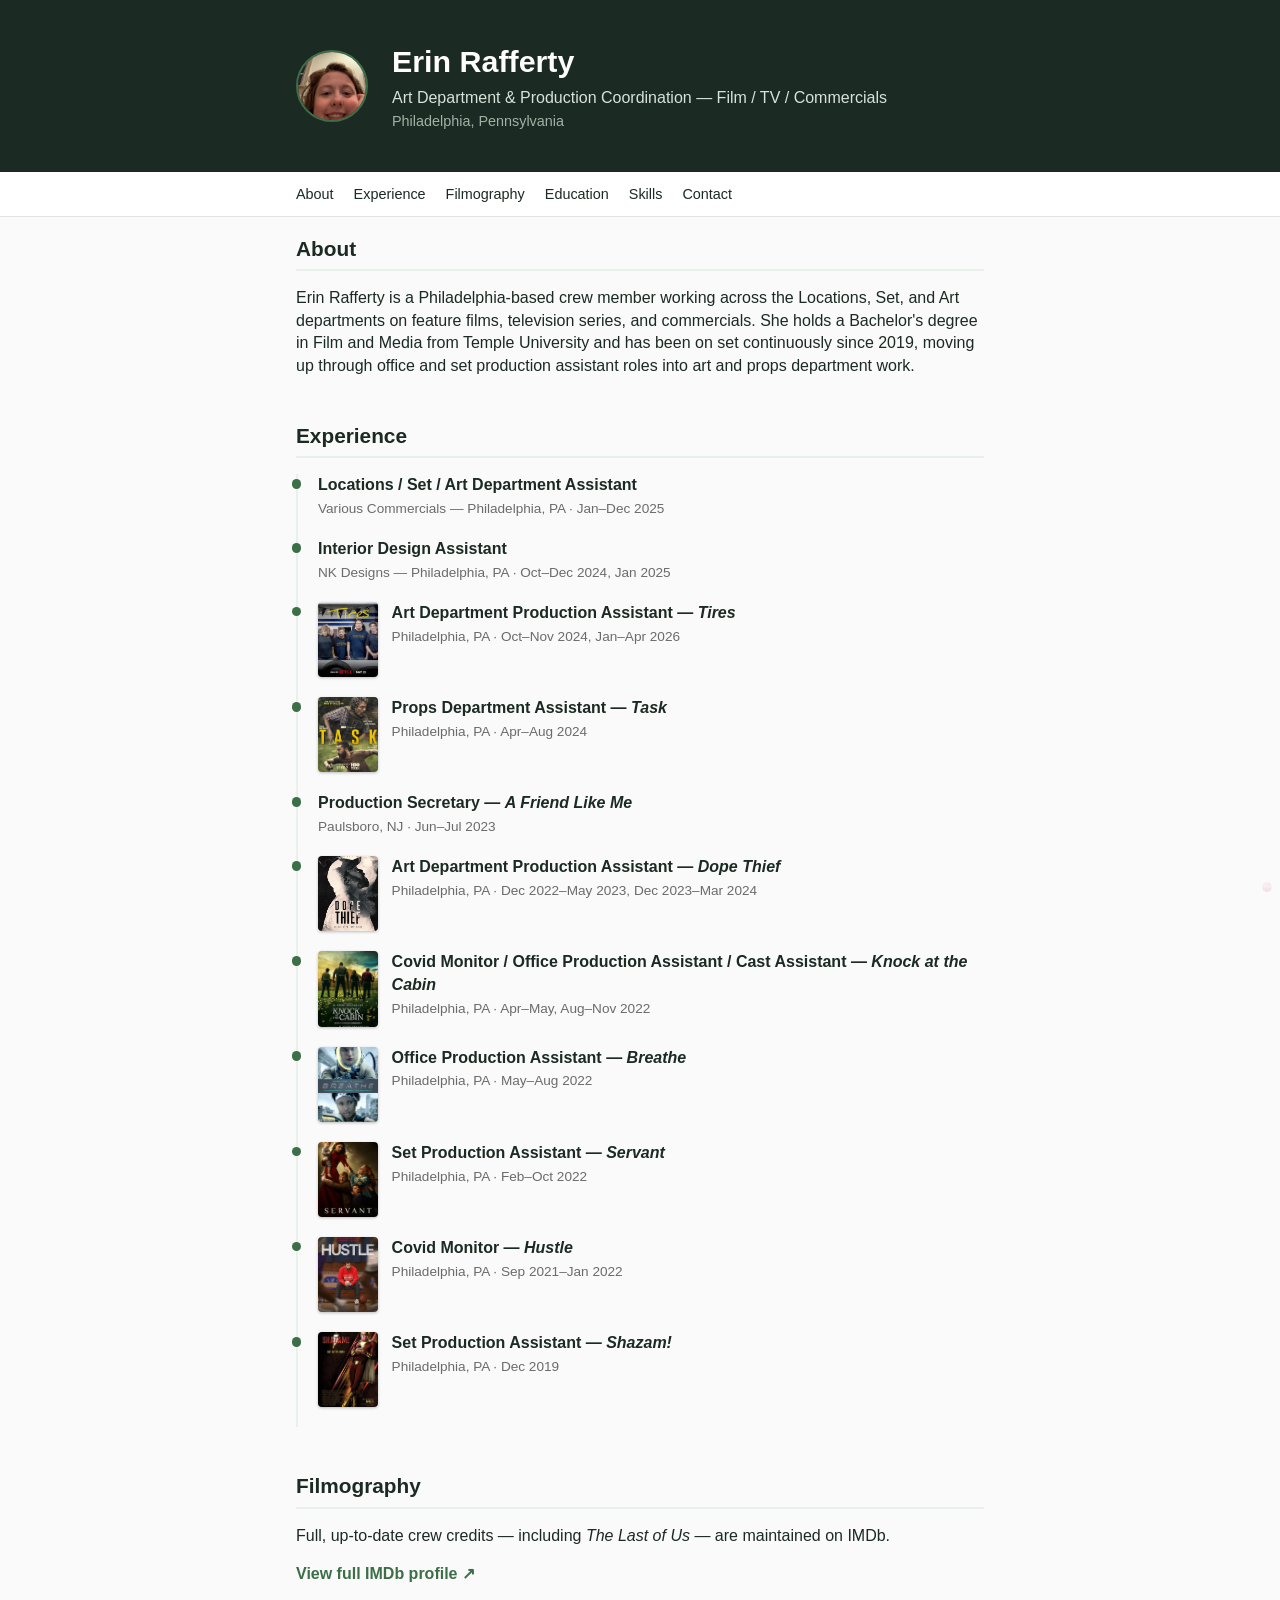
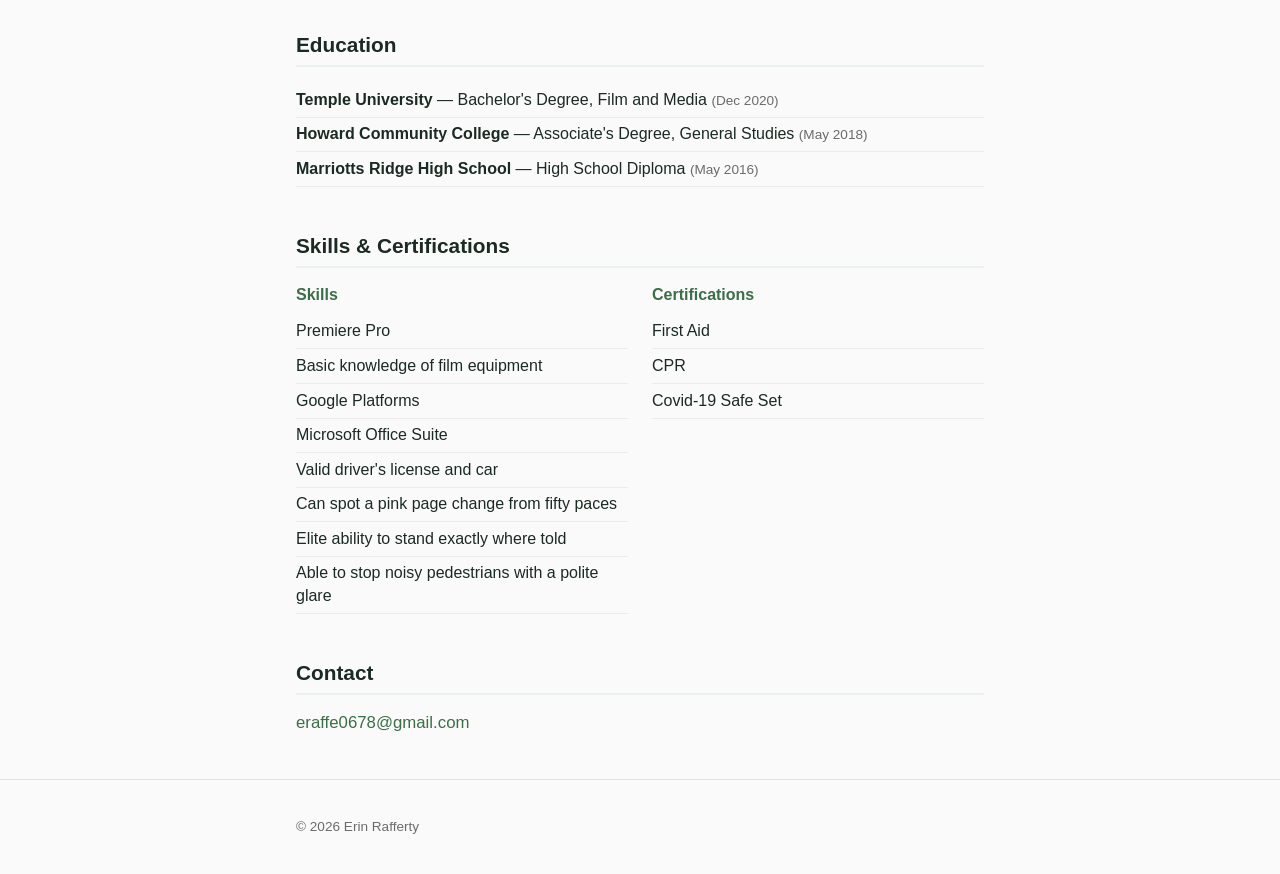
<file: index.html>
<!doctype html>
<html class="no-js" lang="en">

<head>
  <meta charset="utf-8">
  <meta name="viewport" content="width=device-width, initial-scale=1">
  <title>Erin Rafferty — Film &amp; Production</title>
  <link rel="stylesheet" href="css/style.css">
  <meta name="description" content="Erin Rafferty is a Philadelphia-based film and TV production professional working across Art, Locations, and Set departments.">

  <meta property="og:title" content="Erin Rafferty — Film &amp; Production">
  <meta property="og:type" content="profile">
  <meta property="og:url" content="">
  <meta property="og:description" content="Philadelphia-based film and TV production professional — Art, Locations &amp; Set departments.">

  <link rel="icon" href="/favicon.ico" sizes="any">
  <link rel="icon" href="/icon.svg" type="image/svg+xml">
  <link rel="apple-touch-icon" href="icon.png">

  <link rel="manifest" href="site.webmanifest">
  <meta name="theme-color" content="#1b2a22">
</head>

<body>
  <header class="site-header">
    <div class="wrap">
      <img class="avatar" src="img/erin2-avatar.jpg" alt="Erin Rafferty" width="72" height="72">
      <div class="heading">
        <h1>Erin Rafferty</h1>
        <p class="tagline">Art Department &amp; Production Coordination — Film / TV / Commercials</p>
        <p class="location">Philadelphia, Pennsylvania</p>
      </div>
    </div>
  </header>

  <nav class="site-nav">
    <div class="wrap">
      <a href="#about">About</a>
      <a href="#experience">Experience</a>
      <a href="#filmography">Filmography</a>
      <a href="#education">Education</a>
      <a href="#skills">Skills</a>
      <a href="#contact">Contact</a>
    </div>
  </nav>

  <main class="wrap">

    <section id="about">
      <h2>About</h2>
      <p>
        Erin Rafferty is a Philadelphia-based crew member working across the Locations, Set, and Art
        departments on feature films, television series, and commercials. She holds a Bachelor's degree
        in Film and Media from Temple University and has been on set continuously since 2019, moving up
        through office and set production assistant roles into art and props department work.
      </p>
    </section>

    <section id="experience">
      <h2>Experience</h2>
      <ol class="timeline">
        <li>
          <h3>Locations / Set / Art Department Assistant</h3>
          <p class="role-meta">Various Commercials — Philadelphia, PA · Jan–Dec 2025</p>
        </li>
        <li>
          <h3>Interior Design Assistant</h3>
          <p class="role-meta">NK Designs — Philadelphia, PA · Oct–Dec 2024, Jan 2025</p>
        </li>
        <li class="has-poster">
          <a class="poster-link" href="https://www.imdb.com/title/tt31491435" target="_blank" rel="noopener" aria-label="'Tires' on IMDb">
            <img class="poster-thumb" src="img/posters/tires.jpg" alt="'Tires' poster" width="60" height="75" loading="lazy">
          </a>
          <div>
            <h3>Art Department Production Assistant — <em>Tires</em></h3>
            <p class="role-meta">Philadelphia, PA · Oct–Nov 2024, Jan–Apr 2026</p>
          </div>
        </li>
        <li class="has-poster">
          <a class="poster-link" href="https://www.imdb.com/title/tt28013708" target="_blank" rel="noopener" aria-label="'Task' on IMDb">
            <img class="poster-thumb" src="img/posters/task.jpg" alt="'Task' poster" width="60" height="75" loading="lazy">
          </a>
          <div>
            <h3>Props Department Assistant — <em>Task</em></h3>
            <p class="role-meta">Philadelphia, PA · Apr–Aug 2024</p>
          </div>
        </li>
        <li>
          <h3>Production Secretary — <em>A Friend Like Me</em></h3>
          <p class="role-meta">Paulsboro, NJ · Jun–Jul 2023</p>
        </li>
        <li class="has-poster">
          <a class="poster-link" href="https://www.imdb.com/title/tt21638826" target="_blank" rel="noopener" aria-label="'Dope Thief' on IMDb">
            <img class="poster-thumb" src="img/posters/dope-thief.png" alt="'Dope Thief' poster" width="60" height="75" loading="lazy">
          </a>
          <div>
            <h3>Art Department Production Assistant — <em>Dope Thief</em></h3>
            <p class="role-meta">Philadelphia, PA · Dec 2022–May 2023, Dec 2023–Mar 2024</p>
          </div>
        </li>
        <li class="has-poster">
          <a class="poster-link" href="https://www.imdb.com/title/tt15679400" target="_blank" rel="noopener" aria-label="'Knock at the Cabin' on IMDb">
            <img class="poster-thumb" src="img/posters/knock-at-the-cabin.jpg" alt="'Knock at the Cabin' poster" width="60" height="75" loading="lazy">
          </a>
          <div>
            <h3>Covid Monitor / Office Production Assistant / Cast Assistant — <em>Knock at the Cabin</em></h3>
            <p class="role-meta">Philadelphia, PA · Apr–May, Aug–Nov 2022</p>
          </div>
        </li>
        <li class="has-poster">
          <a class="poster-link" href="https://www.imdb.com/title/tt11540468" target="_blank" rel="noopener" aria-label="'Breathe' on IMDb">
            <img class="poster-thumb" src="img/posters/breathe.jpg" alt="'Breathe' poster" width="60" height="75" loading="lazy">
          </a>
          <div>
            <h3>Office Production Assistant — <em>Breathe</em></h3>
            <p class="role-meta">Philadelphia, PA · May–Aug 2022</p>
          </div>
        </li>
        <li class="has-poster">
          <a class="poster-link" href="https://www.imdb.com/title/tt8068860" target="_blank" rel="noopener" aria-label="'Servant' on IMDb">
            <img class="poster-thumb" src="img/posters/servant.jpg" alt="'Servant' poster" width="60" height="75" loading="lazy">
          </a>
          <div>
            <h3>Set Production Assistant — <em>Servant</em></h3>
            <p class="role-meta">Philadelphia, PA · Feb–Oct 2022</p>
          </div>
        </li>
        <li class="has-poster">
          <a class="poster-link" href="https://www.imdb.com/title/tt8009428" target="_blank" rel="noopener" aria-label="'Hustle' on IMDb">
            <img class="poster-thumb" src="img/posters/hustle.jpg" alt="'Hustle' poster" width="60" height="75" loading="lazy">
          </a>
          <div>
            <h3>Covid Monitor — <em>Hustle</em></h3>
            <p class="role-meta">Philadelphia, PA · Sep 2021–Jan 2022</p>
          </div>
        </li>
        <li class="has-poster">
          <a class="poster-link" href="https://www.imdb.com/title/tt0448115" target="_blank" rel="noopener" aria-label="'Shazam!' on IMDb">
            <img class="poster-thumb" src="img/posters/shazam.jpg" alt="'Shazam!' poster" width="60" height="75" loading="lazy">
          </a>
          <div>
            <h3>Set Production Assistant — <em>Shazam!</em></h3>
            <p class="role-meta">Philadelphia, PA · Dec 2019</p>
          </div>
        </li>
      </ol>
    </section>

    <section id="filmography">
      <h2>Filmography</h2>
      <p>
        Full, up-to-date crew credits — including <em>The Last of Us</em> — are maintained on IMDb.
      </p>
      <p>
        <a class="imdb-link" href="https://www.imdb.com/name/nm12942759/" target="_blank" rel="noopener">
          View full IMDb profile ↗
        </a>
      </p>
    </section>

    <section id="education">
      <h2>Education</h2>
      <ul class="plain-list">
        <li>
          <strong>Temple University</strong> — Bachelor's Degree, Film and Media <span class="role-meta">(Dec 2020)</span>
        </li>
        <li>
          <strong>Howard Community College</strong> — Associate's Degree, General Studies <span class="role-meta">(May 2018)</span>
        </li>
        <li>
          <strong>Marriotts Ridge High School</strong> — High School Diploma <span class="role-meta">(May 2016)</span>
        </li>
      </ul>
    </section>

    <section id="skills">
      <h2>Skills &amp; Certifications</h2>
      <div class="skills-grid">
        <div>
          <h3>Skills</h3>
          <ul class="plain-list">
            <li>Premiere Pro</li>
            <li>Basic knowledge of film equipment</li>
            <li>Google Platforms</li>
            <li>Microsoft Office Suite</li>
            <li>Valid driver's license and car</li>
            <li>Can spot a pink page change from fifty paces</li>
            <li>Elite ability to stand exactly where told</li>
            <li>Able to stop noisy pedestrians with a polite glare</li>
          </ul>
        </div>
        <div>
          <h3>Certifications</h3>
          <ul class="plain-list">
            <li>First Aid</li>
            <li>CPR</li>
            <li>Covid-19 Safe Set</li>
          </ul>
        </div>
      </div>
    </section>

    <section id="contact">
      <h2>Contact</h2>
      <p><a href="mailto:eraffe0678@gmail.com">eraffe0678@gmail.com</a></p>
    </section>

  </main>

  <footer class="site-footer">
    <div class="wrap">
      <p>&copy; 2026 Erin Rafferty</p>
    </div>
  </footer>

  <button type="button" class="easter-egg" aria-label="???">
    <img src="img/easter-egg.svg" alt="">
  </button>

  <dialog id="easter-egg-dialog" class="easter-egg-dialog">
    <button type="button" class="dialog-close" aria-label="Close">&times;</button>
    <img src="img/erin.jpeg" alt="Erin, 2014">
  </dialog>

  <script src="js/app.js"></script>

</body>

</html>
</file>
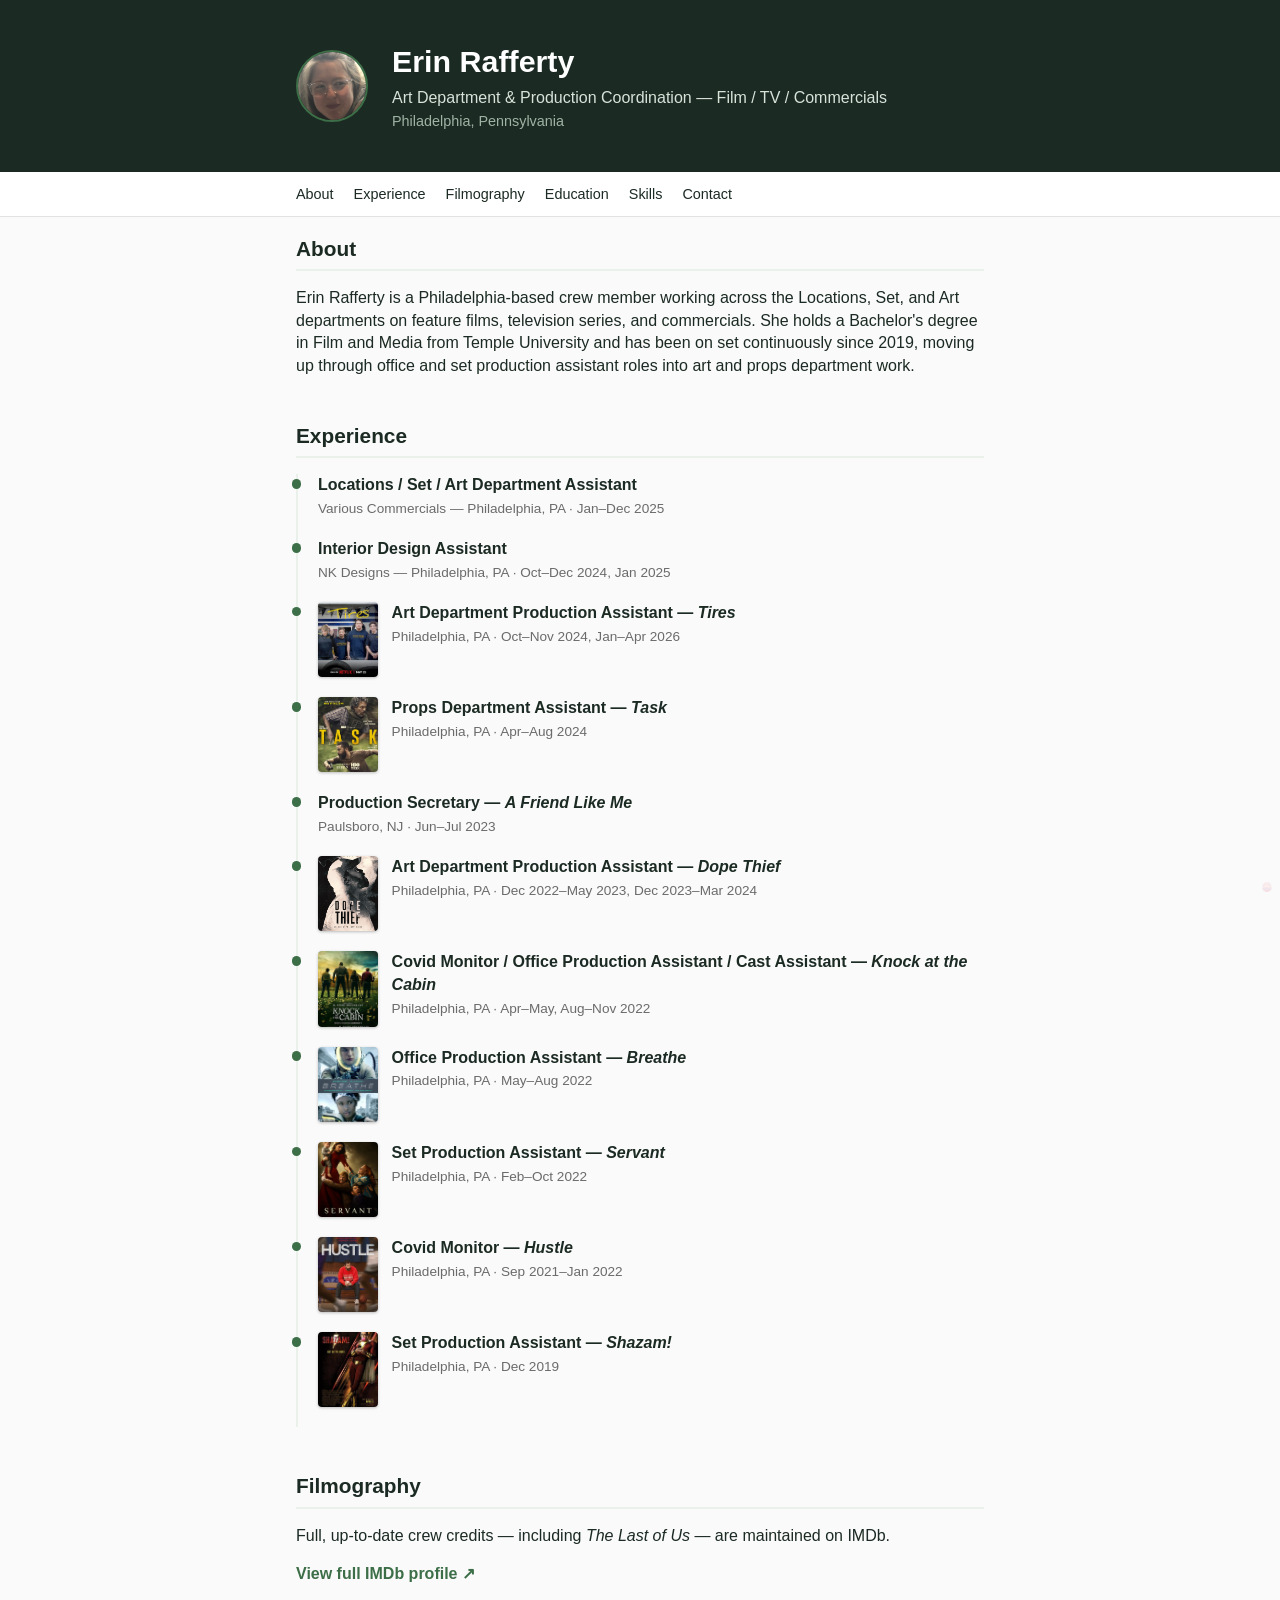
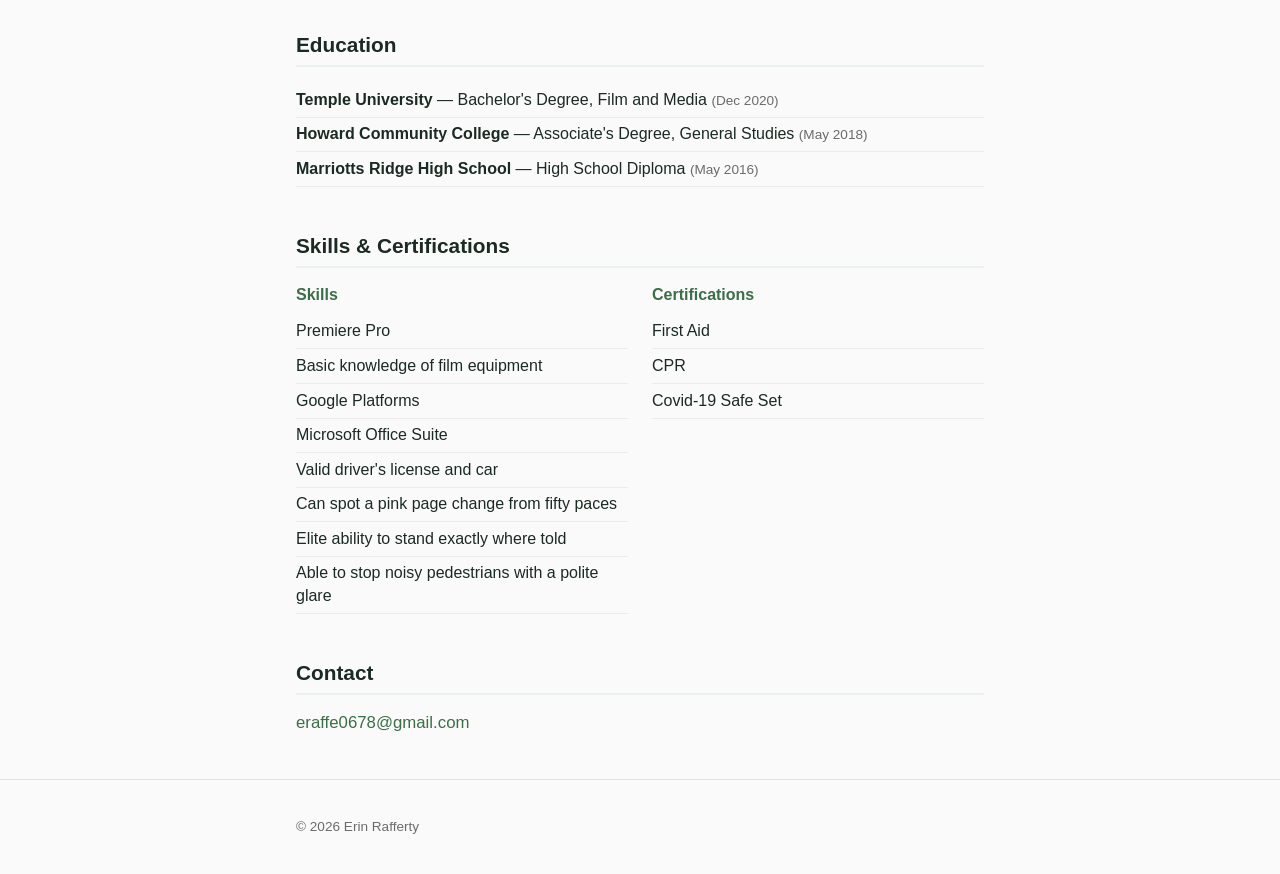
<file: index2.html>
<!doctype html>
<html class="no-js" lang="en">

<head>
  <meta charset="utf-8">
  <meta name="viewport" content="width=device-width, initial-scale=1">
  <title>Erin Rafferty — Film &amp; Production</title>
  <link rel="stylesheet" href="css/style.css">
  <meta name="description" content="Erin Rafferty is a Philadelphia-based film and TV production professional working across Art, Locations, and Set departments.">

  <meta property="og:title" content="Erin Rafferty — Film &amp; Production">
  <meta property="og:type" content="profile">
  <meta property="og:url" content="">
  <meta property="og:description" content="Philadelphia-based film and TV production professional — Art, Locations &amp; Set departments.">

  <link rel="icon" href="/favicon.ico" sizes="any">
  <link rel="icon" href="/icon.svg" type="image/svg+xml">
  <link rel="apple-touch-icon" href="icon.png">

  <link rel="manifest" href="site.webmanifest">
  <meta name="theme-color" content="#1b2a22">
</head>

<body>
  <header class="site-header">
    <div class="wrap">
      <img class="avatar" src="img/headshot2.jpg" alt="Erin Rafferty" width="72" height="72">
      <div class="heading">
        <h1>Erin Rafferty</h1>
        <p class="tagline">Art Department &amp; Production Coordination — Film / TV / Commercials</p>
        <p class="location">Philadelphia, Pennsylvania</p>
      </div>
    </div>
  </header>

  <nav class="site-nav">
    <div class="wrap">
      <a href="#about">About</a>
      <a href="#experience">Experience</a>
      <a href="#filmography">Filmography</a>
      <a href="#education">Education</a>
      <a href="#skills">Skills</a>
      <a href="#contact">Contact</a>
    </div>
  </nav>

  <main class="wrap">

    <section id="about">
      <h2>About</h2>
      <p>
        Erin Rafferty is a Philadelphia-based crew member working across the Locations, Set, and Art
        departments on feature films, television series, and commercials. She holds a Bachelor's degree
        in Film and Media from Temple University and has been on set continuously since 2019, moving up
        through office and set production assistant roles into art and props department work.
      </p>
    </section>

    <section id="experience">
      <h2>Experience</h2>
      <ol class="timeline">
        <li>
          <h3>Locations / Set / Art Department Assistant</h3>
          <p class="role-meta">Various Commercials — Philadelphia, PA · Jan–Dec 2025</p>
        </li>
        <li>
          <h3>Interior Design Assistant</h3>
          <p class="role-meta">NK Designs — Philadelphia, PA · Oct–Dec 2024, Jan 2025</p>
        </li>
        <li class="has-poster">
          <a class="poster-link" href="https://www.imdb.com/title/tt31491435" target="_blank" rel="noopener" aria-label="'Tires' on IMDb">
            <img class="poster-thumb" src="img/posters/tires.jpg" alt="'Tires' poster" width="60" height="75" loading="lazy">
          </a>
          <div>
            <h3>Art Department Production Assistant — <em>Tires</em></h3>
            <p class="role-meta">Philadelphia, PA · Oct–Nov 2024, Jan–Apr 2026</p>
          </div>
        </li>
        <li class="has-poster">
          <a class="poster-link" href="https://www.imdb.com/title/tt28013708" target="_blank" rel="noopener" aria-label="'Task' on IMDb">
            <img class="poster-thumb" src="img/posters/task.jpg" alt="'Task' poster" width="60" height="75" loading="lazy">
          </a>
          <div>
            <h3>Props Department Assistant — <em>Task</em></h3>
            <p class="role-meta">Philadelphia, PA · Apr–Aug 2024</p>
          </div>
        </li>
        <li>
          <h3>Production Secretary — <em>A Friend Like Me</em></h3>
          <p class="role-meta">Paulsboro, NJ · Jun–Jul 2023</p>
        </li>
        <li class="has-poster">
          <a class="poster-link" href="https://www.imdb.com/title/tt21638826" target="_blank" rel="noopener" aria-label="'Dope Thief' on IMDb">
            <img class="poster-thumb" src="img/posters/dope-thief.png" alt="'Dope Thief' poster" width="60" height="75" loading="lazy">
          </a>
          <div>
            <h3>Art Department Production Assistant — <em>Dope Thief</em></h3>
            <p class="role-meta">Philadelphia, PA · Dec 2022–May 2023, Dec 2023–Mar 2024</p>
          </div>
        </li>
        <li class="has-poster">
          <a class="poster-link" href="https://www.imdb.com/title/tt15679400" target="_blank" rel="noopener" aria-label="'Knock at the Cabin' on IMDb">
            <img class="poster-thumb" src="img/posters/knock-at-the-cabin.jpg" alt="'Knock at the Cabin' poster" width="60" height="75" loading="lazy">
          </a>
          <div>
            <h3>Covid Monitor / Office Production Assistant / Cast Assistant — <em>Knock at the Cabin</em></h3>
            <p class="role-meta">Philadelphia, PA · Apr–May, Aug–Nov 2022</p>
          </div>
        </li>
        <li class="has-poster">
          <a class="poster-link" href="https://www.imdb.com/title/tt11540468" target="_blank" rel="noopener" aria-label="'Breathe' on IMDb">
            <img class="poster-thumb" src="img/posters/breathe.jpg" alt="'Breathe' poster" width="60" height="75" loading="lazy">
          </a>
          <div>
            <h3>Office Production Assistant — <em>Breathe</em></h3>
            <p class="role-meta">Philadelphia, PA · May–Aug 2022</p>
          </div>
        </li>
        <li class="has-poster">
          <a class="poster-link" href="https://www.imdb.com/title/tt8068860" target="_blank" rel="noopener" aria-label="'Servant' on IMDb">
            <img class="poster-thumb" src="img/posters/servant.jpg" alt="'Servant' poster" width="60" height="75" loading="lazy">
          </a>
          <div>
            <h3>Set Production Assistant — <em>Servant</em></h3>
            <p class="role-meta">Philadelphia, PA · Feb–Oct 2022</p>
          </div>
        </li>
        <li class="has-poster">
          <a class="poster-link" href="https://www.imdb.com/title/tt8009428" target="_blank" rel="noopener" aria-label="'Hustle' on IMDb">
            <img class="poster-thumb" src="img/posters/hustle.jpg" alt="'Hustle' poster" width="60" height="75" loading="lazy">
          </a>
          <div>
            <h3>Covid Monitor — <em>Hustle</em></h3>
            <p class="role-meta">Philadelphia, PA · Sep 2021–Jan 2022</p>
          </div>
        </li>
        <li class="has-poster">
          <a class="poster-link" href="https://www.imdb.com/title/tt0448115" target="_blank" rel="noopener" aria-label="'Shazam!' on IMDb">
            <img class="poster-thumb" src="img/posters/shazam.jpg" alt="'Shazam!' poster" width="60" height="75" loading="lazy">
          </a>
          <div>
            <h3>Set Production Assistant — <em>Shazam!</em></h3>
            <p class="role-meta">Philadelphia, PA · Dec 2019</p>
          </div>
        </li>
      </ol>
    </section>

    <section id="filmography">
      <h2>Filmography</h2>
      <p>
        Full, up-to-date crew credits — including <em>The Last of Us</em> — are maintained on IMDb.
      </p>
      <p>
        <a class="imdb-link" href="https://www.imdb.com/name/nm12942759/" target="_blank" rel="noopener">
          View full IMDb profile ↗
        </a>
      </p>
    </section>

    <section id="education">
      <h2>Education</h2>
      <ul class="plain-list">
        <li>
          <strong>Temple University</strong> — Bachelor's Degree, Film and Media <span class="role-meta">(Dec 2020)</span>
        </li>
        <li>
          <strong>Howard Community College</strong> — Associate's Degree, General Studies <span class="role-meta">(May 2018)</span>
        </li>
        <li>
          <strong>Marriotts Ridge High School</strong> — High School Diploma <span class="role-meta">(May 2016)</span>
        </li>
      </ul>
    </section>

    <section id="skills">
      <h2>Skills &amp; Certifications</h2>
      <div class="skills-grid">
        <div>
          <h3>Skills</h3>
          <ul class="plain-list">
            <li>Premiere Pro</li>
            <li>Basic knowledge of film equipment</li>
            <li>Google Platforms</li>
            <li>Microsoft Office Suite</li>
            <li>Valid driver's license and car</li>
            <li>Can spot a pink page change from fifty paces</li>
            <li>Elite ability to stand exactly where told</li>
            <li>Able to stop noisy pedestrians with a polite glare</li>
          </ul>
        </div>
        <div>
          <h3>Certifications</h3>
          <ul class="plain-list">
            <li>First Aid</li>
            <li>CPR</li>
            <li>Covid-19 Safe Set</li>
          </ul>
        </div>
      </div>
    </section>

    <section id="contact">
      <h2>Contact</h2>
      <p><a href="mailto:eraffe0678@gmail.com">eraffe0678@gmail.com</a></p>
    </section>

  </main>

  <footer class="site-footer">
    <div class="wrap">
      <p>&copy; 2026 Erin Rafferty</p>
    </div>
  </footer>

  <button type="button" class="easter-egg" aria-label="???">
    <img src="img/easter-egg.svg" alt="">
  </button>

  <dialog id="easter-egg-dialog" class="easter-egg-dialog">
    <button type="button" class="dialog-close" aria-label="Close">&times;</button>
    <img src="img/erin.jpeg" alt="Erin, 2014">
  </dialog>

  <script src="js/app.js"></script>

</body>

</html>
</file>
<file: css/style.css>
/*! HTML5 Boilerplate v9.0.1 | MIT License | https://html5boilerplate.com/ */

/* main.css 3.0.0 | MIT License | https://github.com/h5bp/main.css#readme */
/*
 * What follows is the result of much research on cross-browser styling.
 * Credit left inline and big thanks to Nicolas Gallagher, Jonathan Neal,
 * Kroc Camen, and the H5BP dev community and team.
 */

/* ==========================================================================
   Base styles: opinionated defaults
   ========================================================================== */

html {
  color: #222;
  font-size: 1em;
  line-height: 1.4;
}

/*
 * Remove text-shadow in selection highlight:
 * https://twitter.com/miketaylr/status/12228805301
 *
 * Customize the background color to match your design.
 */

::-moz-selection {
  background: #b3d4fc;
  text-shadow: none;
}

::selection {
  background: #b3d4fc;
  text-shadow: none;
}

/*
 * A better looking default horizontal rule
 */

hr {
  display: block;
  height: 1px;
  border: 0;
  border-top: 1px solid #ccc;
  margin: 1em 0;
  padding: 0;
}

/*
 * Remove the gap between audio, canvas, iframes,
 * images, videos and the bottom of their containers:
 * https://github.com/h5bp/html5-boilerplate/issues/440
 */

audio,
canvas,
iframe,
img,
svg,
video {
  vertical-align: middle;
}

/*
 * Remove default fieldset styles.
 */

fieldset {
  border: 0;
  margin: 0;
  padding: 0;
}

/*
 * Allow only vertical resizing of textareas.
 */

textarea {
  resize: vertical;
}

/* ==========================================================================
   Author's custom styles
   ========================================================================== */

:root {
  --ink: #1b2a22;
  --accent: #3c6e47;
  --accent-light: #e9f1ea;
  --paper: #fafafa;
  --muted: #6b6b6b;
}

* {
  box-sizing: border-box;
}

body {
  margin: 0;
  font-family: -apple-system, BlinkMacSystemFont, "Segoe UI", Roboto, Helvetica, Arial, sans-serif;
  color: var(--ink);
  background: var(--paper);
}

.wrap {
  max-width: 46rem;
  margin: 0 auto;
  padding: 0 1.5rem;
}

.site-header {
  background: var(--ink);
  color: #fff;
  padding: 2.5rem 0;
}

.site-header .wrap {
  display: flex;
  align-items: center;
  gap: 1.5rem;
  flex-wrap: wrap;
}

.avatar {
  flex: 0 0 auto;
  display: block;
  width: 4.5rem;
  height: 4.5rem;
  border-radius: 50%;
  object-fit: cover;
  object-position: 50% 50%;
  border: 2px solid var(--accent);
}

.site-header h1 {
  margin: 0 0 0.25rem;
  font-size: 1.9rem;
}

.site-header .tagline {
  margin: 0;
  color: #d7e3da;
}

.site-header .location {
  margin: 0.15rem 0 0;
  color: #9fb3a5;
  font-size: 0.9rem;
}

.site-nav {
  background: #fff;
  border-bottom: 1px solid #e2e2e2;
  position: sticky;
  top: 0;
  z-index: 10;
}

.site-nav .wrap {
  display: flex;
  gap: 1.25rem;
  overflow-x: auto;
  padding-top: 0.75rem;
  padding-bottom: 0.75rem;
}

.site-nav a {
  color: var(--ink);
  text-decoration: none;
  font-size: 0.9rem;
  white-space: nowrap;
}

.site-nav a:hover {
  color: var(--accent);
}

main {
  padding: 2.5rem 0 1rem;
}

section {
  margin-bottom: 2.75rem;
}

section h2 {
  font-size: 1.3rem;
  border-bottom: 2px solid var(--accent-light);
  padding-bottom: 0.4rem;
  margin-bottom: 1rem;
}

.timeline {
  list-style: none;
  margin: 0;
  padding: 0;
  border-left: 2px solid var(--accent-light);
}

.timeline li {
  position: relative;
  padding: 0 0 1.25rem 1.25rem;
}

.timeline li::before {
  content: "";
  position: absolute;
  left: -0.4rem;
  top: 0.3rem;
  width: 0.6rem;
  height: 0.6rem;
  border-radius: 50%;
  background: var(--accent);
}

.timeline li.has-poster {
  display: flex;
  align-items: flex-start;
  gap: 0.85rem;
}

.poster-link {
  flex: 0 0 auto;
  display: block;
  border-radius: 0.25rem;
  transition: transform 0.15s ease, box-shadow 0.15s ease;
}

.poster-link:hover,
.poster-link:focus-visible {
  transform: translateY(-2px);
}

.poster-thumb {
  display: block;
  width: 3.75rem;
  height: 4.7rem;
  object-fit: cover;
  border-radius: 0.25rem;
  box-shadow: 0 1px 3px rgba(0, 0, 0, 0.25);
}

.timeline h3 {
  margin: 0 0 0.15rem;
  font-size: 1rem;
}

.role-meta {
  margin: 0;
  color: var(--muted);
  font-size: 0.85rem;
}

.plain-list {
  list-style: none;
  margin: 0;
  padding: 0;
}

.plain-list li {
  padding: 0.35rem 0;
  border-bottom: 1px solid #ececec;
}

.skills-grid {
  display: grid;
  grid-template-columns: repeat(auto-fit, minmax(14rem, 1fr));
  gap: 1.5rem;
}

.skills-grid h3 {
  font-size: 1rem;
  margin: 0 0 0.5rem;
  color: var(--accent);
}

.imdb-link {
  display: inline-block;
  color: var(--accent);
  font-weight: 600;
  text-decoration: none;
}

.imdb-link:hover {
  text-decoration: underline;
}

#contact a {
  color: var(--accent);
  font-size: 1.05rem;
  text-decoration: none;
}

#contact a:hover {
  text-decoration: underline;
}

.site-footer {
  border-top: 1px solid #e2e2e2;
  padding: 1.5rem 0;
  color: var(--muted);
  font-size: 0.85rem;
}

.easter-egg {
  position: fixed;
  right: 0.5rem;
  bottom: 0.5rem;
  width: 10px;
  height: 10px;
  padding: 0;
  border: none;
  border-radius: 50%;
  overflow: hidden;
  background: transparent;
  cursor: pointer;
  opacity: 0.3;
  z-index: 50;
  transition: opacity 0.2s ease, transform 0.2s ease;
}

.easter-egg:hover,
.easter-egg:focus-visible {
  opacity: 1;
  transform: scale(1.2);
}

.easter-egg img {
  display: block;
  width: 100%;
  height: 100%;
  object-fit: cover;
}

.easter-egg-dialog {
  position: relative;
  max-width: min(90vw, 420px);
  padding: 0;
  border: none;
  border-radius: 0.5rem;
  background: transparent;
}

.easter-egg-dialog::backdrop {
  background: rgba(0, 0, 0, 0.65);
}

.easter-egg-dialog img {
  display: block;
  width: 100%;
  height: auto;
  border-radius: 0.5rem;
}

.easter-egg-dialog .dialog-close {
  position: absolute;
  top: 0.5rem;
  right: 0.5rem;
  width: 2rem;
  height: 2rem;
  border: none;
  border-radius: 50%;
  background: rgba(0, 0, 0, 0.65);
  color: #fff;
  font-size: 1.1rem;
  line-height: 1;
  cursor: pointer;
}

/* ==========================================================================
   Helper classes
   ========================================================================== */

/*
 * Hide visually and from screen readers
 */

.hidden,
[hidden] {
  display: none !important;
}

/*
 * Hide only visually, but have it available for screen readers:
 * https://snook.ca/archives/html_and_css/hiding-content-for-accessibility
 *
 * 1. For long content, line feeds are not interpreted as spaces and small width
 *    causes content to wrap 1 word per line:
 *    https://medium.com/@jessebeach/beware-smushed-off-screen-accessible-text-5952a4c2cbfe
 */

.visually-hidden {
  border: 0;
  clip: rect(0, 0, 0, 0);
  height: 1px;
  margin: -1px;
  overflow: hidden;
  padding: 0;
  position: absolute;
  white-space: nowrap;
  width: 1px;
  /* 1 */
}

/*
 * Extends the .visually-hidden class to allow the element
 * to be focusable when navigated to via the keyboard:
 * https://www.drupal.org/node/897638
 */

.visually-hidden.focusable:active,
.visually-hidden.focusable:focus {
  clip: auto;
  height: auto;
  margin: 0;
  overflow: visible;
  position: static;
  white-space: inherit;
  width: auto;
}

/*
 * Hide visually and from screen readers, but maintain layout
 */

.invisible {
  visibility: hidden;
}

/*
 * Clearfix: contain floats
 *
 * The use of `table` rather than `block` is only necessary if using
 * `::before` to contain the top-margins of child elements.
 */

.clearfix::before,
.clearfix::after {
  content: "";
  display: table;
}

.clearfix::after {
  clear: both;
}

/* ==========================================================================
   EXAMPLE Media Queries for Responsive Design.
   These examples override the primary ('mobile first') styles.
   Modify as content requires.
   ========================================================================== */

@media only screen and (min-width: 35em) {
  /* Style adjustments for viewports that meet the condition */
}

@media print,
  (-webkit-min-device-pixel-ratio: 1.25),
  (min-resolution: 1.25dppx),
  (min-resolution: 120dpi) {
  /* Style adjustments for high resolution devices */
}

/* ==========================================================================
   Print styles.
   Inlined to avoid the additional HTTP request:
   https://www.phpied.com/delay-loading-your-print-css/
   ========================================================================== */

@media print {
  *,
  *::before,
  *::after {
    background: #fff !important;
    color: #000 !important;
    /* Black prints faster */
    box-shadow: none !important;
    text-shadow: none !important;
  }

  a,
  a:visited {
    text-decoration: underline;
  }

  a[href]::after {
    content: " (" attr(href) ")";
  }

  abbr[title]::after {
    content: " (" attr(title) ")";
  }

  /*
   * Don't show links that are fragment identifiers,
   * or use the `javascript:` pseudo protocol
   */
  a[href^="#"]::after,
  a[href^="javascript:"]::after {
    content: "";
  }

  pre {
    white-space: pre-wrap !important;
  }

  pre,
  blockquote {
    border: 1px solid #999;
    page-break-inside: avoid;
  }

  tr,
  img {
    page-break-inside: avoid;
  }

  p,
  h2,
  h3 {
    orphans: 3;
    widows: 3;
  }

  h2,
  h3 {
    page-break-after: avoid;
  }
}
</file>
